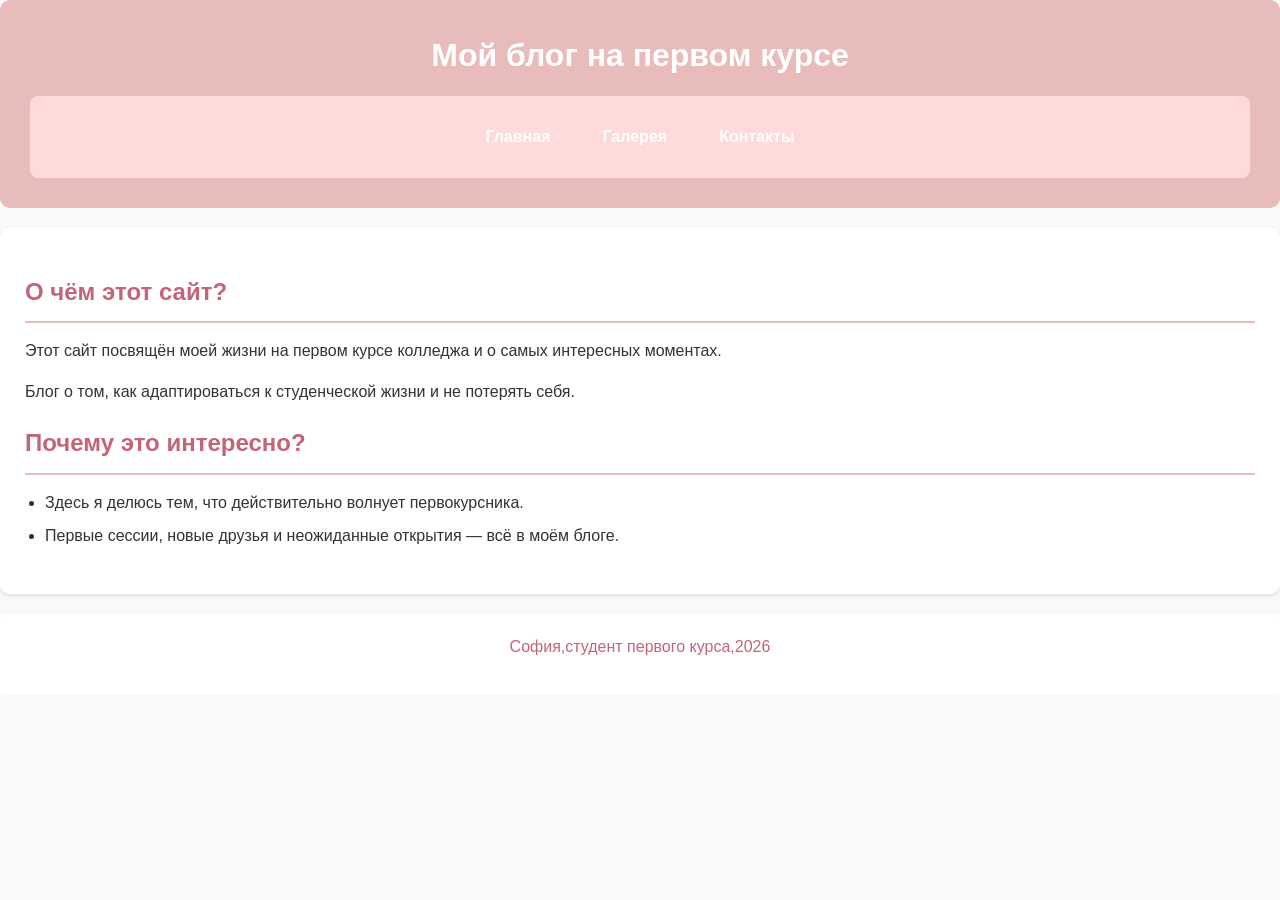
<file: site/index.html>
<!DOCTYPE html>
<html lang="ru">
<head>
<meta charset="UTF-8">
<meta name='viewport" content="width=device-width, initial-scale=1.0'>
<title>Мой первый курс</title>
<link rel="stylesheet"; href="style.css"> 
</head>
<body>
<header>
<h1>Мой блог на первом курсе</h1>
<nav>
<ul>
<li><a href="index.html">Главная</a></li>
<li><a href="gallery.html">Галерея </a></li>
<li><a href="contacts.html">Контакты </a></li>
</ul>
</nav>
</header>
<main>
<section>
<h2>О чём этот сайт?</h2>
<p>Этот сайт посвящён моей жизни на первом курсе колледжа и о самых интересных моментах. </p>
<p>Блог о том, как адаптироваться к студенческой жизни и не потерять себя. </p>
<h2>Почему это интересно?</h2>
<ul>
<li>Здесь я делюсь тем, что действительно волнует первокурсника.</li>
<li>Первые сессии, новые друзья и неожиданные открытия — всё в моём блоге.</li>
</ul>
</section>
</main>
<footer>
<p>София,студент первого курса,2026</p>
</footer>
</body>
</html>
</file>
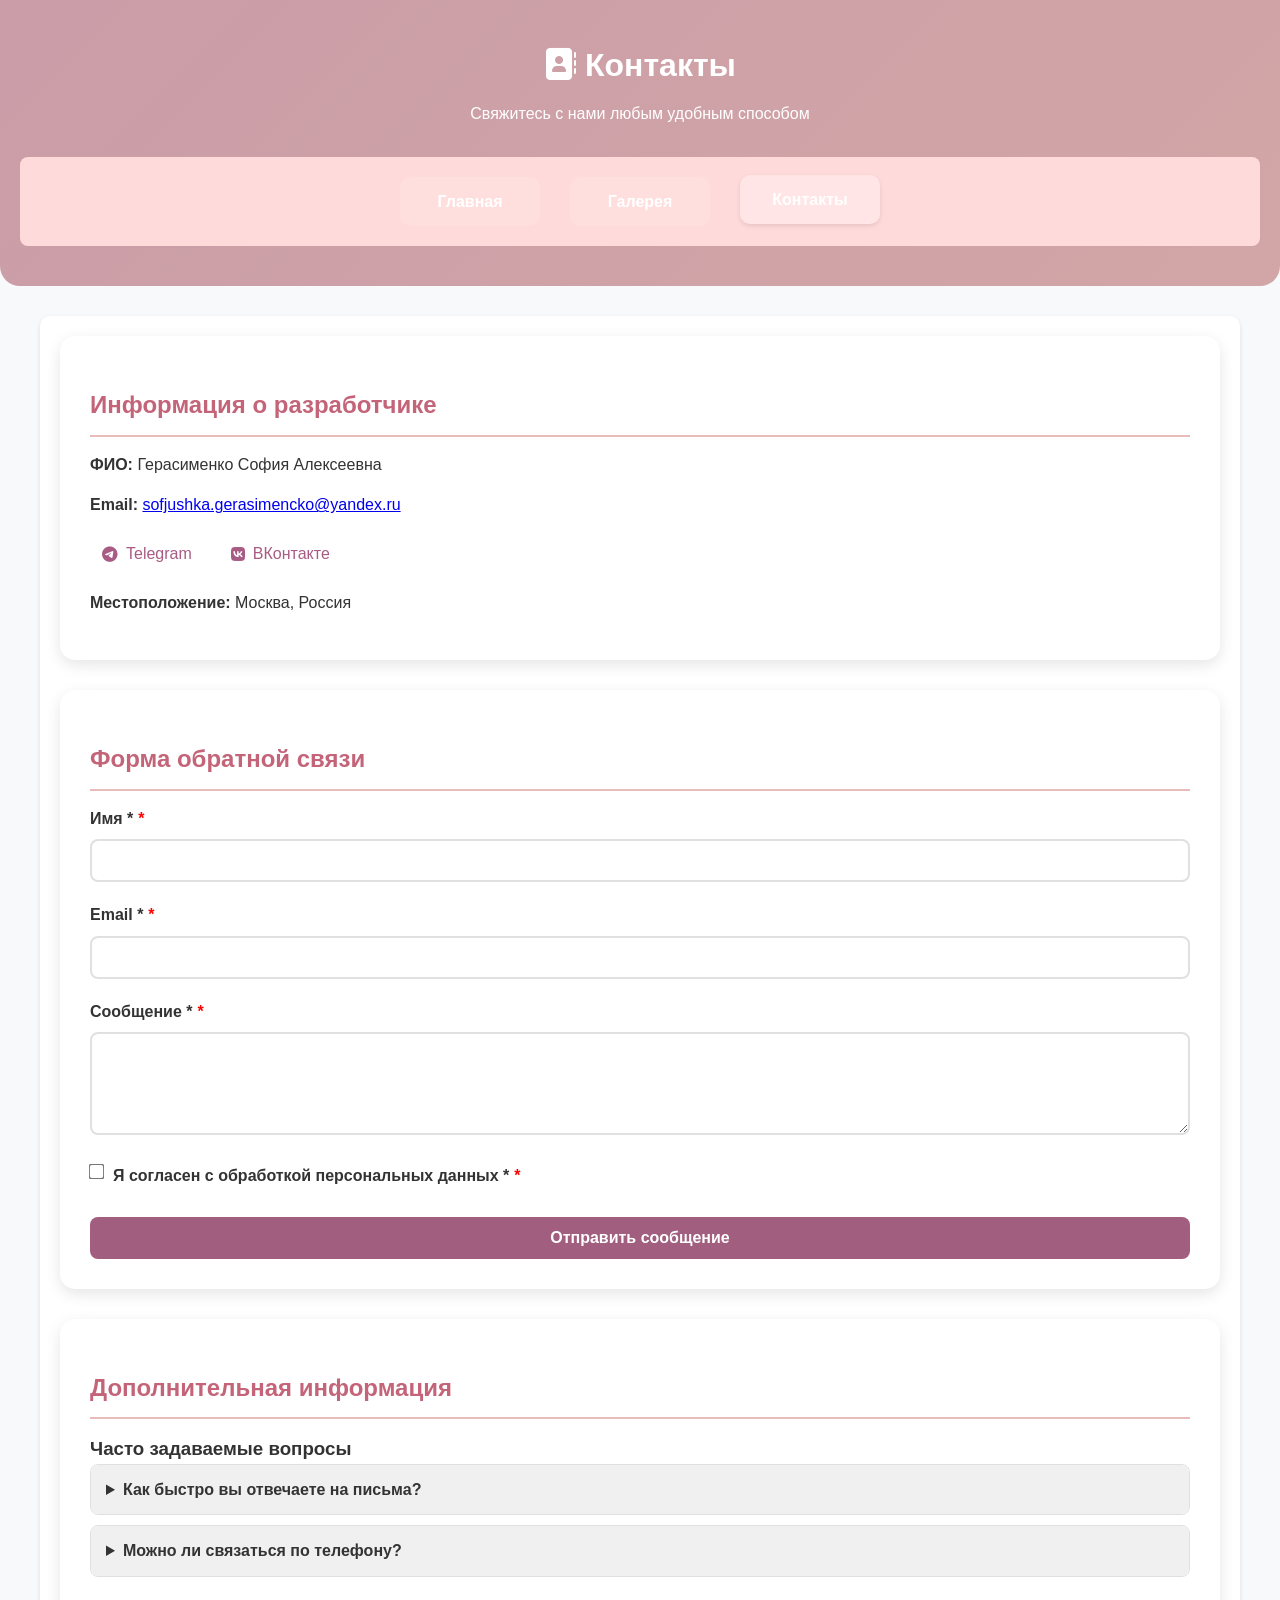
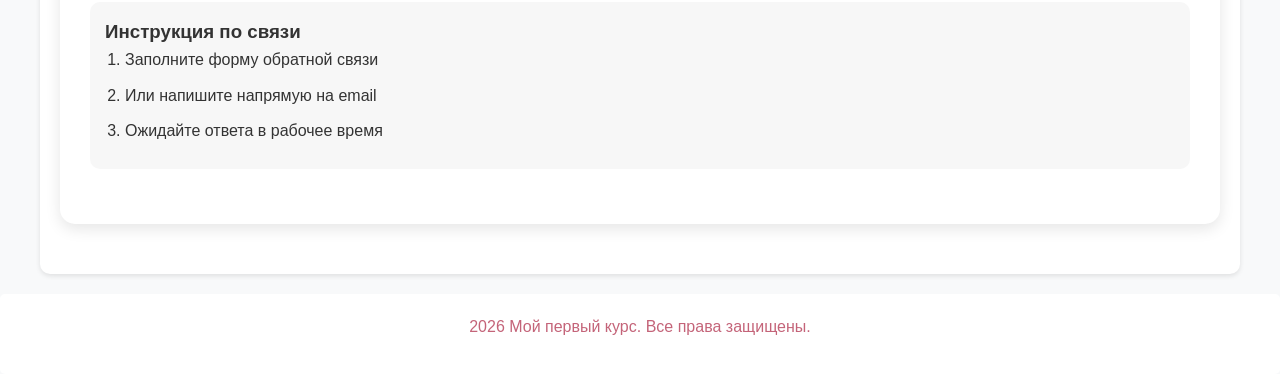
<file: site/contacts.html>
<!DOCTYPE html>
<html lang="ru">
<head>
    <meta charset="UTF-8">
    <meta name="viewport" content="width=device-width, initial-scale=1.0">
    <title>Контакты — Мой первый курс</title>
    <link rel="stylesheet" href="style.css">
    <link rel="stylesheet" href="https://cdnjs.cloudflare.com/ajax/libs/font-awesome/6.4.0/css/all.min.css">
</head>
<body>
    <header class="gallery-header">
        <div class="header-content">
            <h1><i class="fas fa-address-book"></i> Контакты</h1>
            <p class="subtitle">Свяжитесь с нами любым удобным способом</p>
        </div>
        <nav class="main-nav">
            <ul class="nav-grid">
                <li><a href="index.html" class="nav-link">Главная</a></li>
                <li><a href="gallery.html" class="nav-link">Галерея</a></li>
                <li><a href="contacts.html" class="nav-link active">Контакты</a></li>
            </ul>
        </nav>
    </header>

    <main class="contacts-container">
        <section class="info-card">
            <h2>Информация о разработчике</h2>
            <div class="contact-info">
                <p><strong>ФИО:</strong> Герасименко София Алексеевна</p>
                <p><strong>Email:</strong> <a href="sofjushka.gerasimencko@yandex.ru">sofjushka.gerasimencko@yandex.ru</a></p>
                <div class="social-links">
                    <a href="#" class="social-link"><i class="fab fa-telegram"></i> Telegram</a>
                    <a href="#" class="social-link"><i class="fab fa-vk"></i> ВКонтакте</a>
                </div>
                <p><strong>Местоположение:</strong> Москва, Россия</p>
            </div>
        </section>

        <section class="feedback-form">
            <h2>Форма обратной связи</h2>
            <form id="contactForm">
                <div class="form-group">
                    <label for="name">Имя *</label>
                    <input type="text" id="name" name="name" required>
                </div>

                <div class="form-group">
            <label for="email">Email *</label>
            <input type="email" id="email" name="email" required>
                </div>

                <div class="form-group">
            <label for="message">Сообщение *</label>
            <textarea id="message" name="message" rows="5" required></textarea>
                </div>

                <div class="form-group checkbox-group">
            <input type="checkbox" id="agree" name="agree" required>
            <label for="agree">Я согласен с обработкой персональных данных *</label>
                </div>

                <button type="submit" class="submit-btn">Отправить сообщение</button>
            </form>
        </section>

        <section class="additional-info">
            <h2>Дополнительная информация</h2>

            <div class="faq">
                <h3>Часто задаваемые вопросы</h3>
                <details>
            <summary>Как быстро вы отвечаете на письма?</summary>
            <p>Обычно отвечаем в течение 24 часов.</p>
                </details>
                <details>
            <summary>Можно ли связаться по телефону?</summary>
            <p>Да, звоните с 9 до 18 по будням.</p>
                </details>
            </div>

            <div class="contact-instructions">
                <h3>Инструкция по связи</h3>
                <ol>
            <li>Заполните форму обратной связи</li>
            <li>Или напишите напрямую на email</li>
            <li>Ожидайте ответа в рабочее время</li>
                </ol>
            </div>
        </section>
    </main>

    <footer class="gallery-footer">
        <div class="footer-content">
            <p> 2026 Мой первый курс. Все права защищены.</p>
        </div>
    </footer>

    <script src="script.js"></script>
</body>
</html>
</file>
<file: site/style.css>
*{
margin: 0;
padding: 0;
box-sizing: border-box;
}
body {
font-family: Verdana, sans-serif;
background-color: #e9bcbc;
color: #c46479;
line-height: 1.8;
padding: 20px;
}
header {
background-color: #e9bcbc;
color: white;
padding: 30px;
text-align: center;
border-radius: 10px;
margin-bottom: 20px;
}
header h1 {
font-size: 32px;
margin-bottom: 10px;
}
nav {
background-color: #ffffff;
padding: 15px;
border-radius: 5px;
margin-top: 15px;
}
nav ul {
list-style-type: none;
}
nav ul li {
display: inline-block;
margin-right: 20px;
}
nav ul li a {
color: #c46479;
text-decoration: none;
font-weight: bold;
padding: 5px 10px;
}
nav ul li a:hover {
background-color: white;
color: #cd4654;
border-radius: 3px;
}
main {
background-color: white;
padding: 25px;
border-radius: 10px;
box-shadow: 0 2px 5px rgba(0,0,0,0.1);
margin-bottom: 20px;
}
h2 {
color: #c46479;
margin: 20px 0 15px 0;
padding-bottom: 10px;
border-bottom: 2px solid #e9bcbc;
}
p {
margin-bottom: 15px;
}
ul {
margin-left: 20px;
margin-bottom: 20px;
}
ul li {
margin-bottom: 8px;
}
footer {
background-color: #ffffff;
color: #c46479;
text-align: center;
padding: 20px;
border-radius: 5px;
font-size: 16px;
}


.gallery-container {
    max-width: 1200px;
    margin: 0 auto;
    padding: 20px;
}

.gallery-header {
    background: linear-gradient(135deg, #ca9da8 0%, #d2a6a6 100%);
    color: white;
    padding: 40px 20px;
    text-align: center;
    border-radius: 0 0 20px 20px;
    margin-bottom: 30px;
}

.header-content {
    margin-bottom: 30px;
}

.theme-name {
    background: rgba(255, 255, 255, 0.2);
    padding: 5px 15px;
    border-radius: 20px;
    font-weight: bold;
}


.nav-grid {
    display: grid;
    grid-template-columns: repeat(3, 1fr);
    gap: 10px;
    list-style: none;
    padding: 0;
    margin: 0;
    max-width: 500px;
    margin: 0 auto;
}



@media (max-width: 600px) {
    .nav-grid {
        grid-template-columns: 1fr;
    }
}

.nav-link {
    display: block;
    background: rgba(255, 255, 255, 0.1);
    color: white;
    text-decoration: none;
    padding: 12px;
    border-radius: 10px;
    transition: all 0.3s;
    text-align: center;
}

.nav-link:hover,
.nav-link.active {
    background: rgba(255, 255, 255, 0.3);
    transform: translateY(-2px);
}

/* === ПАНЕЛЬ УПРАВЛЕНИЯ === */
.controls-panel {
    display: grid;
    grid-template-columns: 1fr auto;
    gap: 20px;
    align-items: center;
    background: #f8f9fa;
    padding: 20px;
    border-radius: 15px;
    margin-bottom: 20px;
}

@media (max-width: 768px) {
    .controls-panel {
        grid-template-columns: 1fr;
        text-align: center;
    }
}

.stats {
    display: grid;
    grid-template-columns: repeat(auto-fit, minmax(200px, 1fr));
    gap: 15px;
}

.stat-item {
    background: white;
    padding: 10px 15px;
    border-radius: 10px;
    box-shadow: 0 2px 5px rgba(0, 0, 0, 0.1);
}

.view-controls {
    display: grid;
    grid-template-columns: repeat(2, 1fr);
    gap: 10px;
}

.view-btn {
    background: white;
    border: 2px solid #e0e0e0;
    padding: 10px 15px;
    border-radius: 8px;
    cursor: pointer;
    transition: all 0.3s;
}

.view-btn.active {
    background: #ffffff;
    color: rgb(160, 118, 118);
    border-color: #a16565;
}


.gallery-grid {
    display: grid;
    grid-template-columns: repeat(auto-fill, minmax(300px, 1fr));
    gap: 30px;
    margin-bottom: 40px;
}


.gallery-grid.list-view {
    grid-template-columns: 1fr;
    max-width: 800px;
    margin: 0 auto 40px;
}


.image-card {
    background: white;
    border-radius: 15px;
    overflow: hidden;
    box-shadow: 0 5px 15px rgba(0, 0, 0, 0.08);
    transition: all 0.3s ease;
    display: flex;
    flex-direction: column;
    height: 100%;
}

.image-card:hover {
    transform: translateY(-10px);
    box-shadow: 0 15px 30px rgba(0, 0, 0, 0.15);
}


.card-image {
    position: relative;
    height: 200px;
    overflow: hidden;
}

.gallery-img {
    width: 100%;
    height: 100%;
    object-fit: cover;
    transition: transform 0.5s ease;
}

.image-card:hover .gallery-img {
    transform: scale(1.05);
}


.image-overlay {
    position: absolute;
    top: 10px;
    right: 10px;
    display: grid;
    grid-template-columns: repeat(2, auto);
    gap: 10px;
    opacity: 0;
    transition: opacity 0.3s;
}

.image-card:hover .image-overlay {
    opacity: 1;
}

.like-btn, .zoom-btn {
    background: rgba(255, 255, 255, 0.9);
    border: none;
    width: 40px;
    height: 40px;
    border-radius: 50%;
    cursor: pointer;
    display: grid;
    place-items: center;
    font-size: 16px;
    transition: all 0.3s;
    box-shadow: 0 2px 5px rgba(0, 0, 0, 0.2);
}

.like-btn:hover {
    background: #9e6773;
    color: white;
}

.like-btn.liked {
    background: #ff6b8b;
    color: white;
}

.like-btn.liked i {
    font-weight: 900;
}

.zoom-btn:hover {
    background: #c396a0;
    color: white;
}

.like-count {
    margin-left: 5px;
    font-size: 14px;
    font-weight: bold;
}


.card-content {
    padding: 20px;
    flex-grow: 1;
    display: flex;
    flex-direction: column;
}

.image-title {
    margin: 0 0 10px 0;
    color: #333;
    font-size: 18px;
    line-height: 1.3;
}

.image-date {
    color: #666;
    font-size: 14px;
    margin-bottom: 15px;
}

.image-description {
    color: #777;
    font-size: 14px;
    line-height: 1.5;
    margin-bottom: 15px;
    flex-grow: 1;
}


.image-tags {
    display: grid;
    grid-template-columns: repeat(auto-fill, minmax(80px, auto));
    gap: 5px;
}

.tag {
    background: #f0f0f0;
    color: #666;
    padding: 4px 10px;
    border-radius: 15px;
    font-size: 12px;
    text-align: center;
}


.gallery-info {
    background: linear-gradient(135deg, #f093fb 0%, #f5576c 100%);
    color: white;
    padding: 30px;
    border-radius: 15px;
    text-align: center;
    margin-bottom: 30px;
}

nav {
    background-color: #ffdada;
    padding: 15px;
    border-radius: 8px;
    margin-top: 15px;
}


nav ul {
    list-style-type: none;
    margin: 0;
    padding: 0;
    display: flex;
    flex-wrap: wrap;
    justify-content: center;
}


nav ul li {
    margin: 5px 10px;
}


nav ul li a {
    color: white;
    text-decoration: none;
    font-weight: 600;
    padding: 8px 16px;
    border-radius: 5px;
    transition: all 0.3s ease;
    display: block;
}

nav ul li a:hover {
    background-color: rgba(255, 255, 255, 0.2);
    color: white;
}

nav ul li a.active {
    background-color: white;
    color: #ffffff;
    box-shadow: 0 2px 5px rgba(0, 0, 0, 0.1);
}


nav ul li a:focus {
    outline: 2px solid white;
    outline-offset: 2px;
}


@media (max-width: 768px) {
    nav ul {
        flex-direction: column;
        align-items: center;
    }
    
    nav ul li {
        margin: 8px 0;
    }
}

* {
    box-sizing: border-box;
}

body {
    font-family: 'Arial', sans-serif;
    line-height: 1.6;
    color: #333;
    background-color: #f8f9fa;
    margin: 0;
    padding: 0;
}

.contacts-container {
    max-width: 1200px;
    margin: 20px auto;
    padding: 20px;
}


.info-card, .feedback-form, .additional-info {
    background: white;
    border-radius: 15px;
    padding: 30px;
    box-shadow: 0 5px 15px rgba(0, 0, 0, 0.1);
    margin-bottom: 30px;
    overflow: hidden;
}

.contact-info p {
    margin-bottom: 15px;
}

.social-links {
    display: flex;
    gap: 15px;
    margin: 15px 0;
}

.social-link {
    display: inline-flex;
    align-items: center;
    gap: 8px;
    text-decoration: none;
    color: #a85b83;
    transition: all 0.3s;
    padding: 8px 12px;
    border-radius: 8px;
}

.social-link:hover {
    background: rgba(74, 111, 165, 0.1);
    color: #a4536f;
}


.form-group {
    margin-bottom: 20px;
}

label {
    display: block;
    margin-bottom: 8px;
    font-weight: bold;
}

input[type="text"],
input[type="email"],
select,
textarea {
    width: 100%;
    padding: 12px;
    border: 2px solid #e0e0e0;
    border-radius: 8px;
    transition: all 0.3s;
}

input:focus,
select:focus,
textarea:focus {
    outline: none;
    border-color: #ac5e7b;
    box-shadow: 0 0 0 3px rgba(74, 111, 165, 0.2);
}

input::placeholder,
textarea::placeholder {
    color: #aaa;
}

label:after {
    content: "*";
    color: red;
    margin-left: 5px;
}

textarea {
    resize: vertical;
}

.checkbox-group {
    display: flex;
    align-items: flex-start;
    gap: 10px;
}

input[type="checkbox"] {
    transform: scale(1.2);
    margin-top: 2px;
}

input[type="checkbox"]:checked::before {
    content: "✓";
    color: white;
    position: absolute;
    left: 4px;
    top: 2px;
}

.submit-btn {
    background: #a15e7e;
    color: white;
    border: none;
    padding: 12px 25px;
    border-radius: 8px;
    cursor: pointer;
    font-size: 16px;
    font-weight: bold;
    transition: all 0.3s;
    width: 100%;
}

.submit-btn:hover {
    background: #b45c82;
    transform: translateY(-2px);
    box-shadow: 0 5px 10px rgba(0, 0, 0, 0.2);
}

.submit-btn:active {
    transform: translateY(0);
}


.work-hours, .faq, .contact-instructions {
    margin-bottom: 25px;
}

.faq details {
    margin-bottom: 10px;
    border: 1px solid #e0e0e0;
    border-radius: 8px;
    overflow: hidden;
}

.faq summary {
    padding: 12px 15px;
    background: #f0f0f0;
    cursor: pointer;
    font-weight: bold;
}

.faq p {
    padding: 15px;
    margin: 0;
}

.contact-instructions ol {
    padding-left: 20px;
}

.contact-instructions li {
    margin-bottom: 10px;
}


.additional-info > div:nth-child(odd) {
    background: rgba(240, 240, 240, 0.5);
    padding: 15px;
    border-radius: 10px;
}


::selection {
    background: #c16a80;
    color: white;
}


@media (max-width: 768px) {
    .contacts-container {
        padding: 10px;
    }

    .info-card,
    .feedback-form,
    .additional-info {
        padding: 20px;
        margin-bottom: 20px;
    }

    .social-links {
        flex-direction: column;
    }

    .form-group label:after {
        content: "* (обязательно)";
        font-size: 12px;
        color: red;
        margin-left: 5px;
    }
}

@media (max-width: 480px) {
    .contacts-container {
        padding: 5px;
    }

    h1 {
        font-size: 24px;
    }

    .info-card,
    .feedback-form,
    .additional-info {
        padding: 15px;
    }
}
</file>
